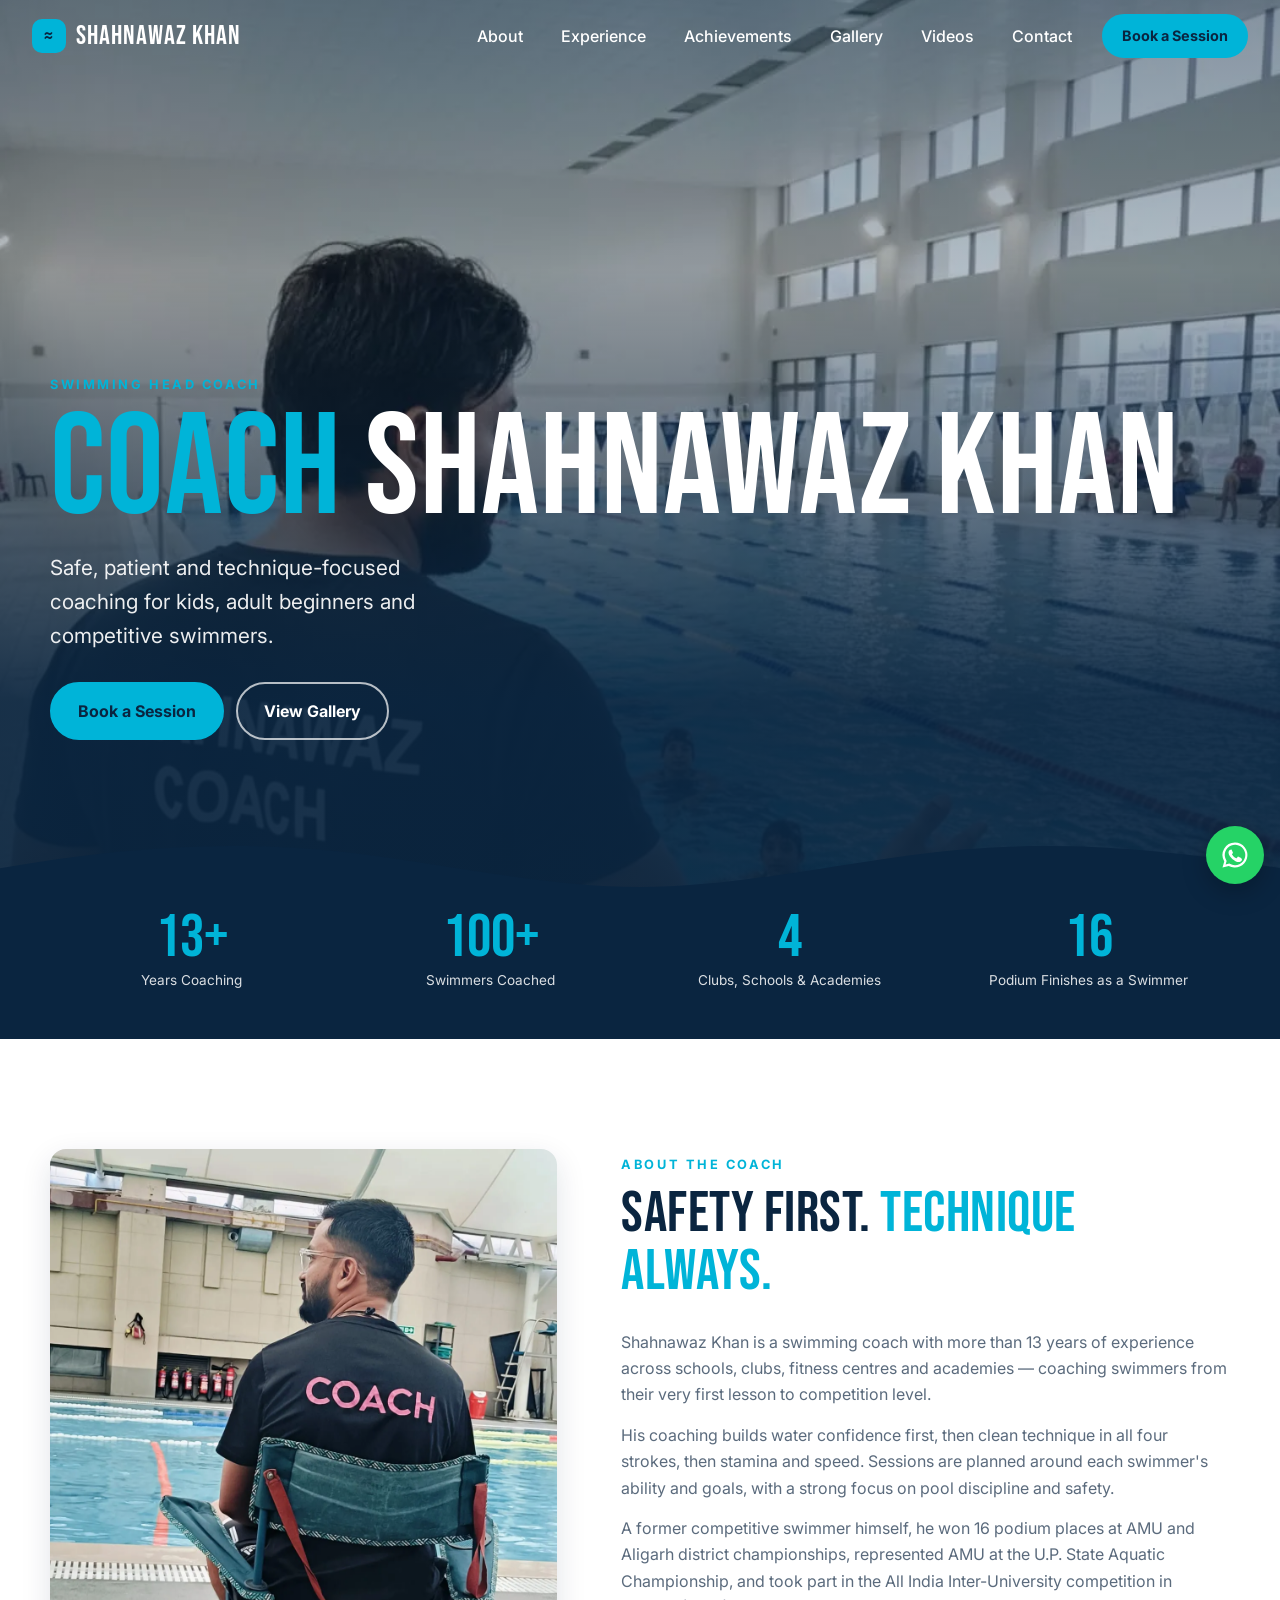
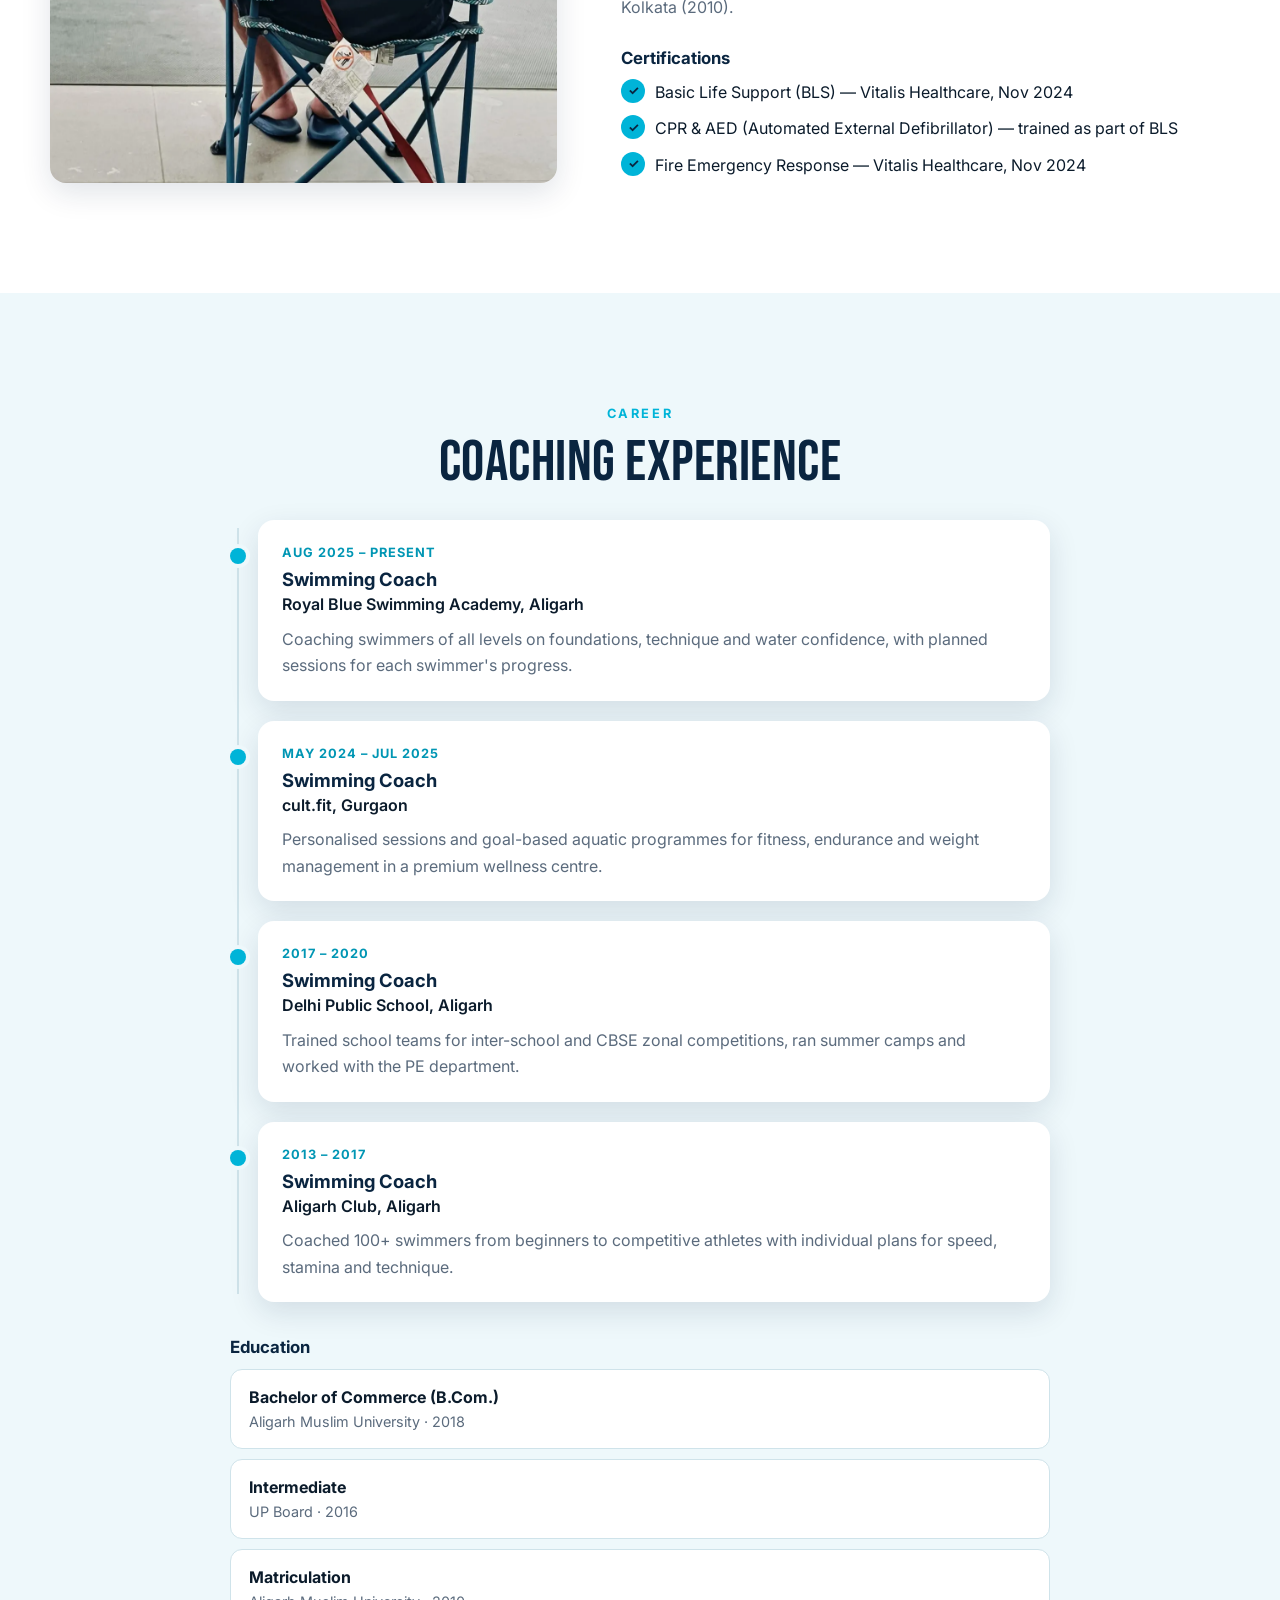
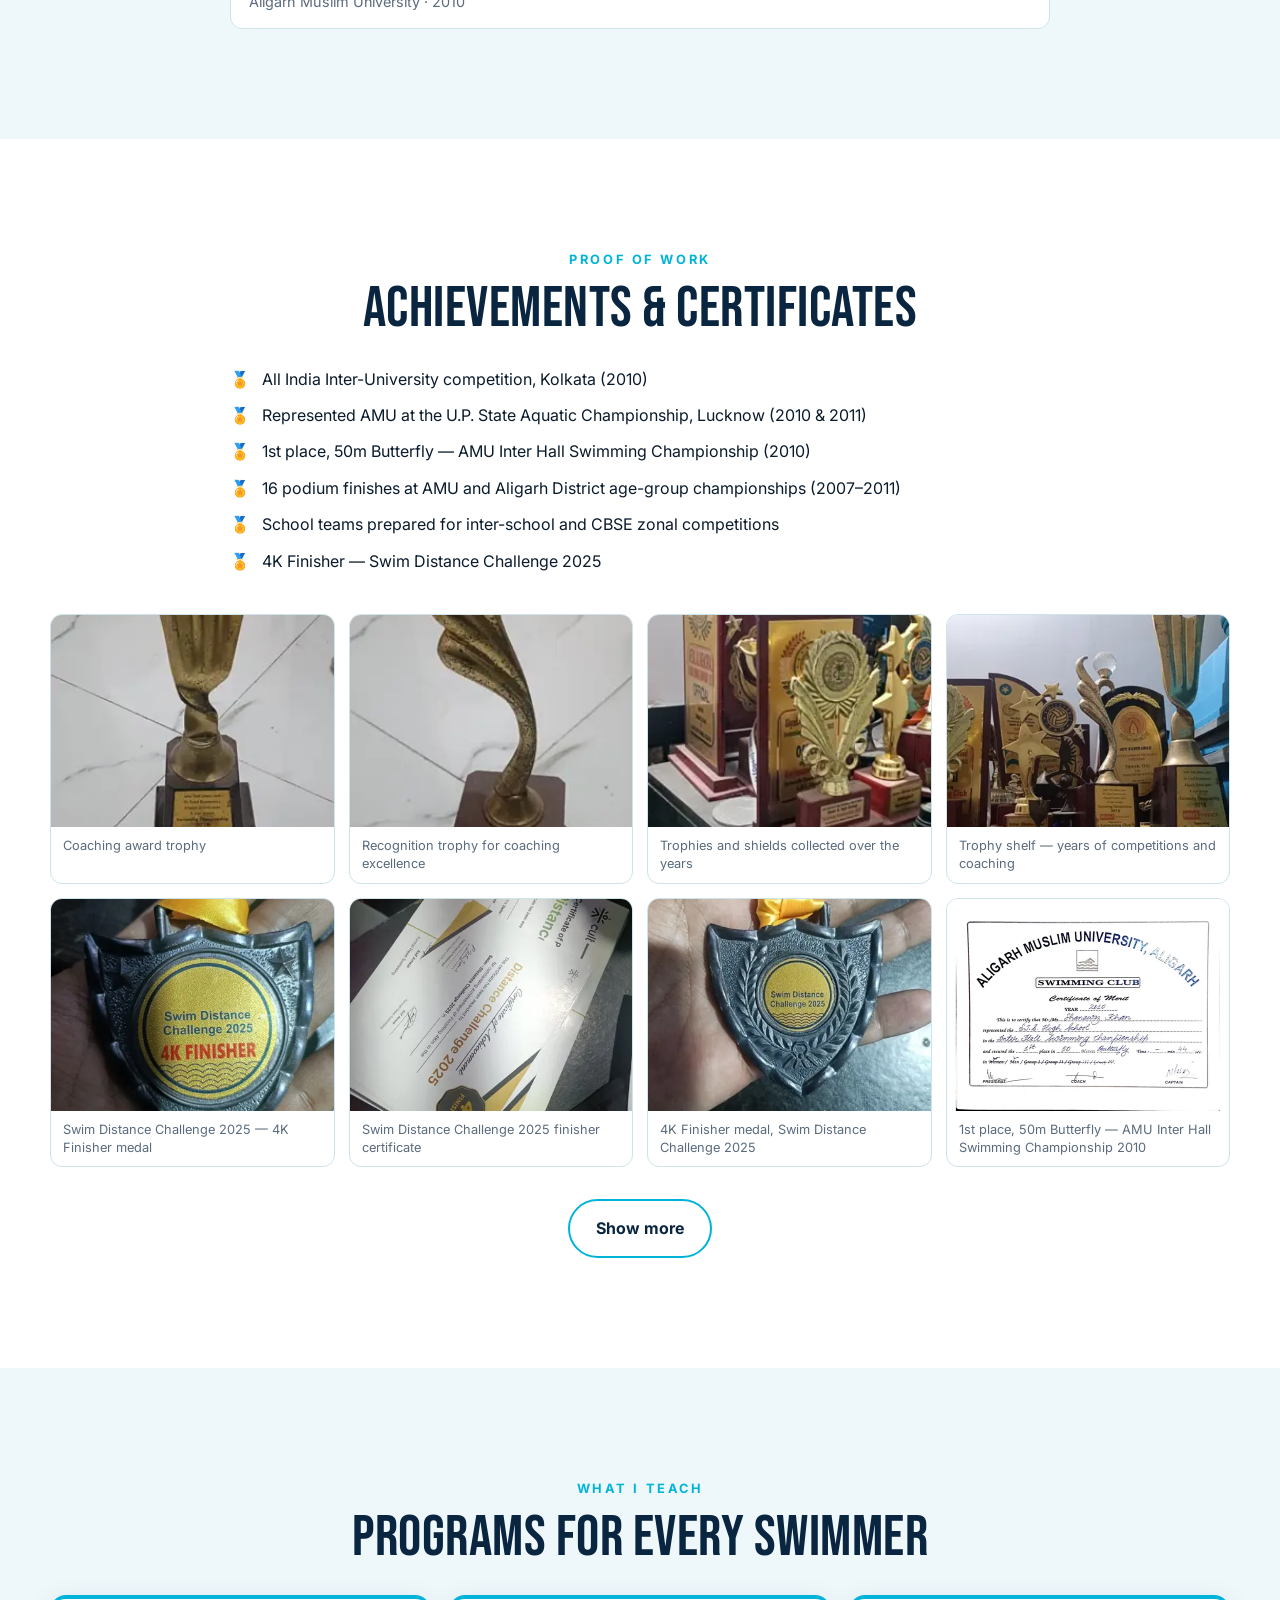
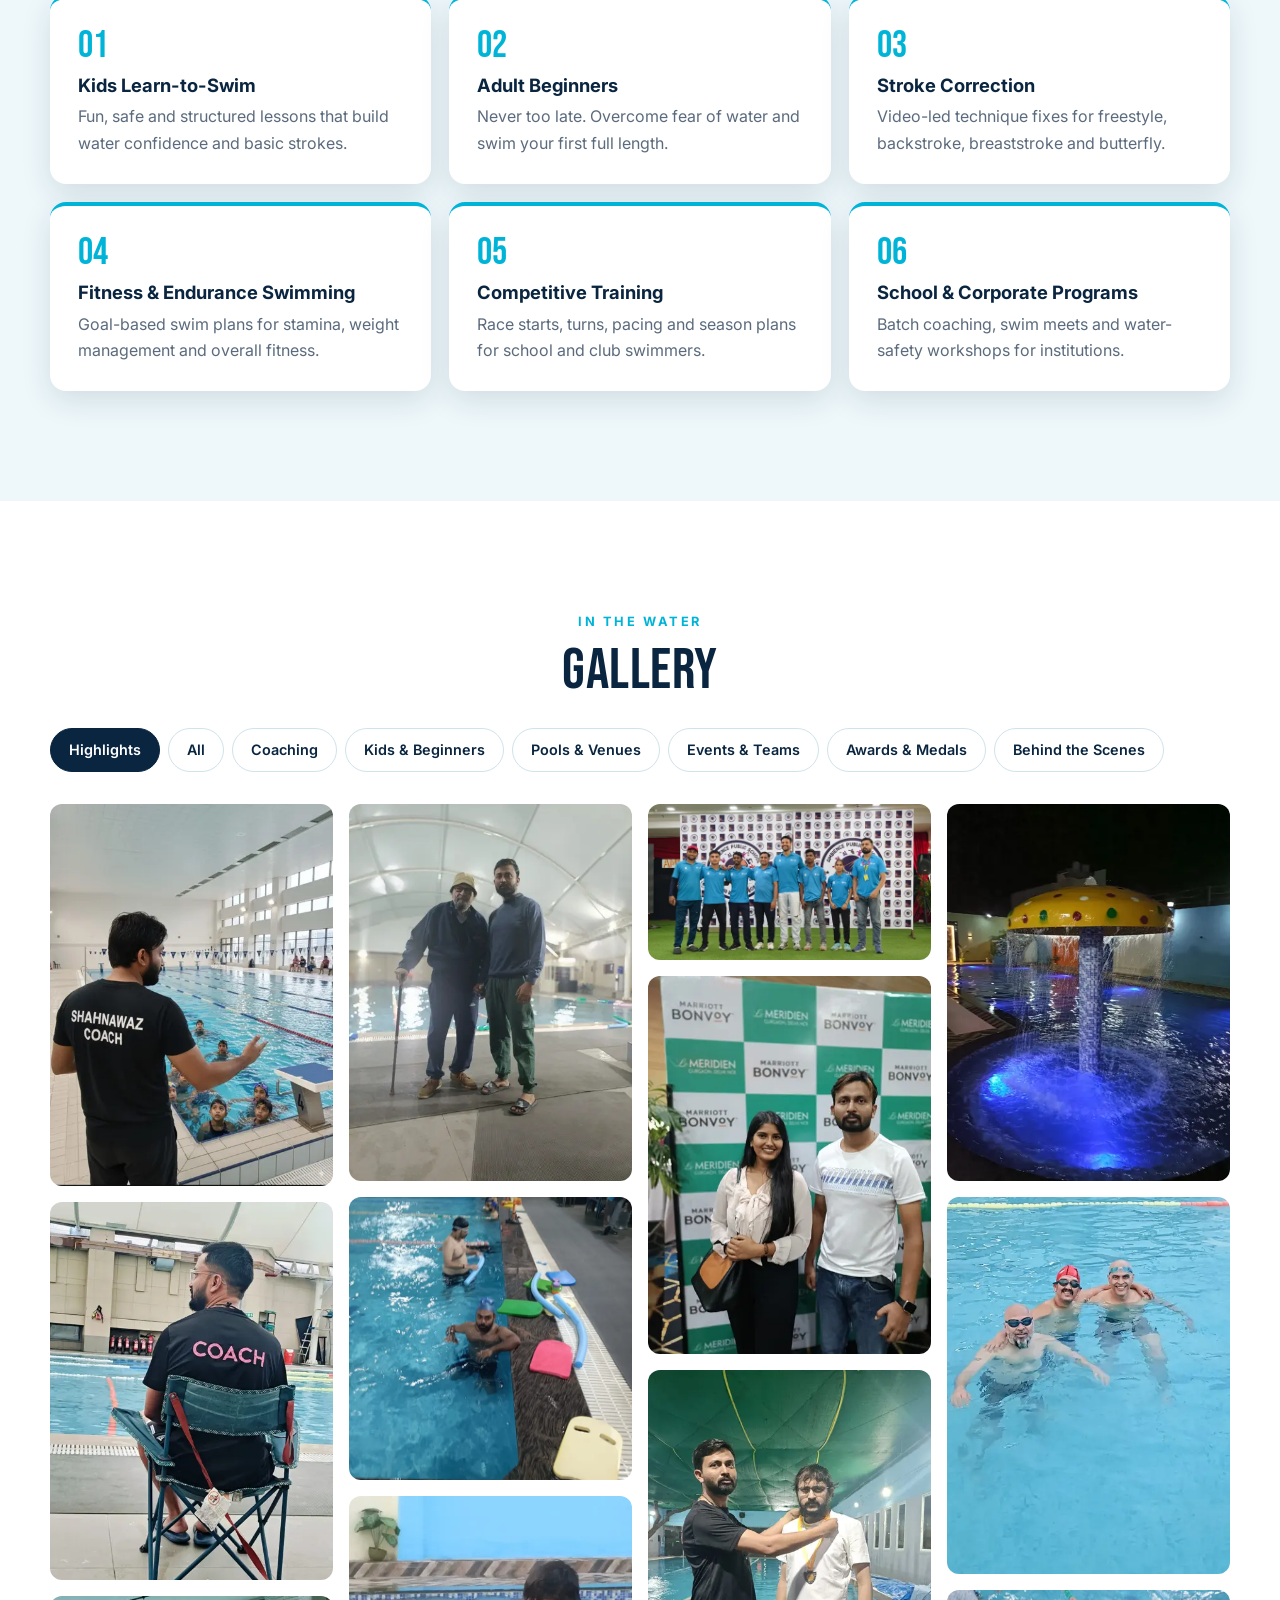
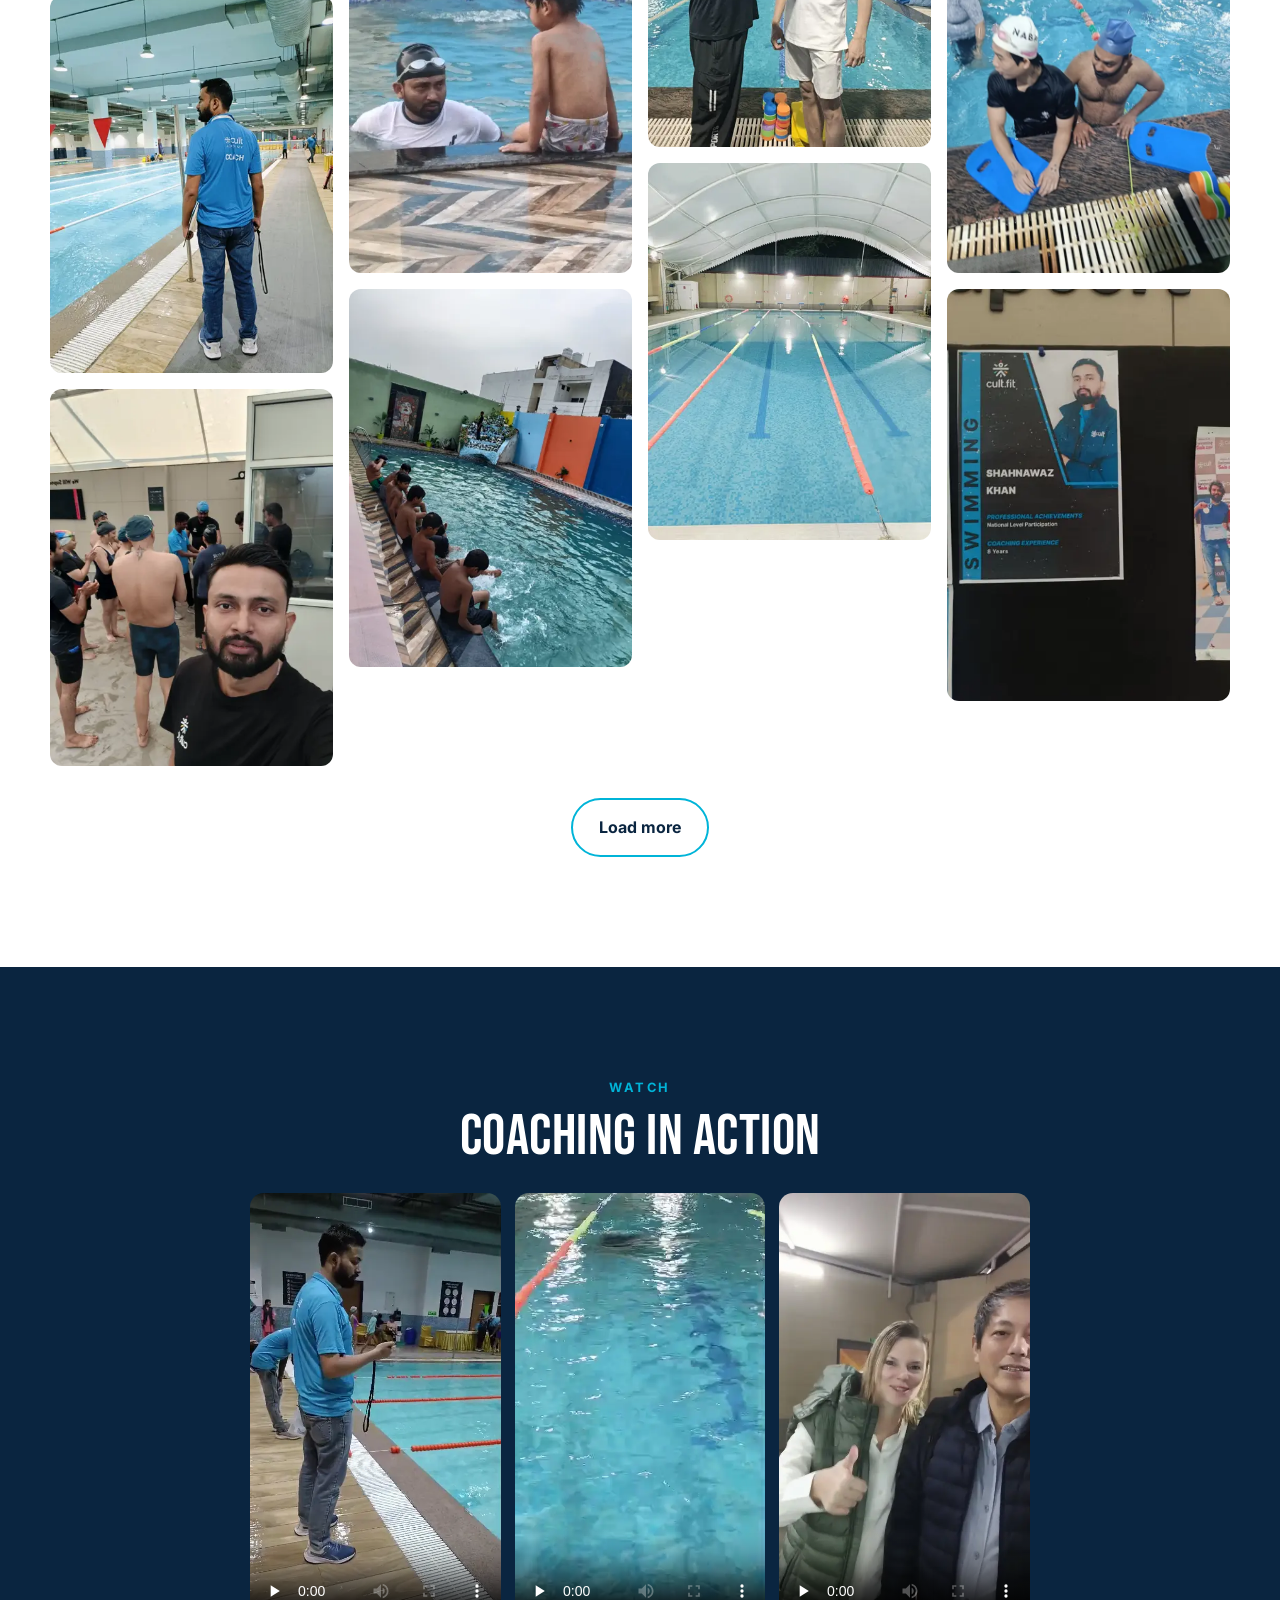
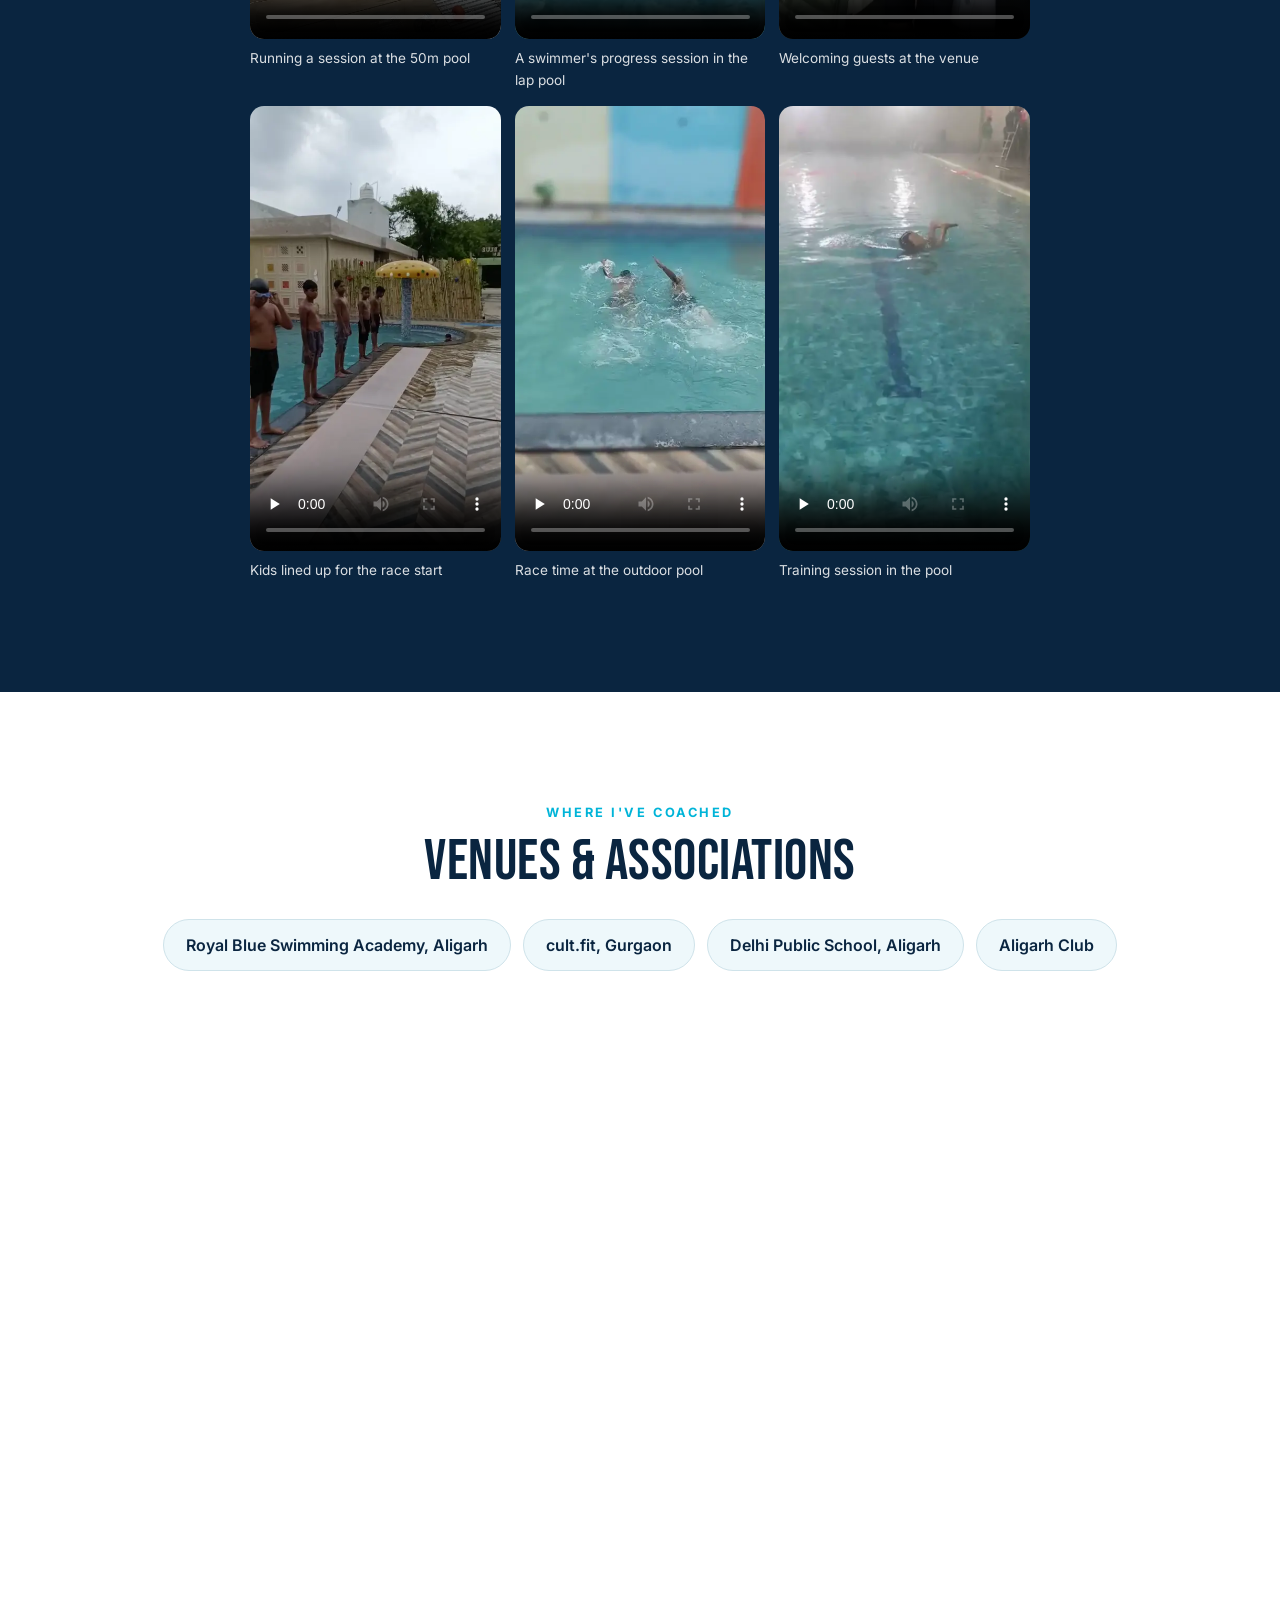
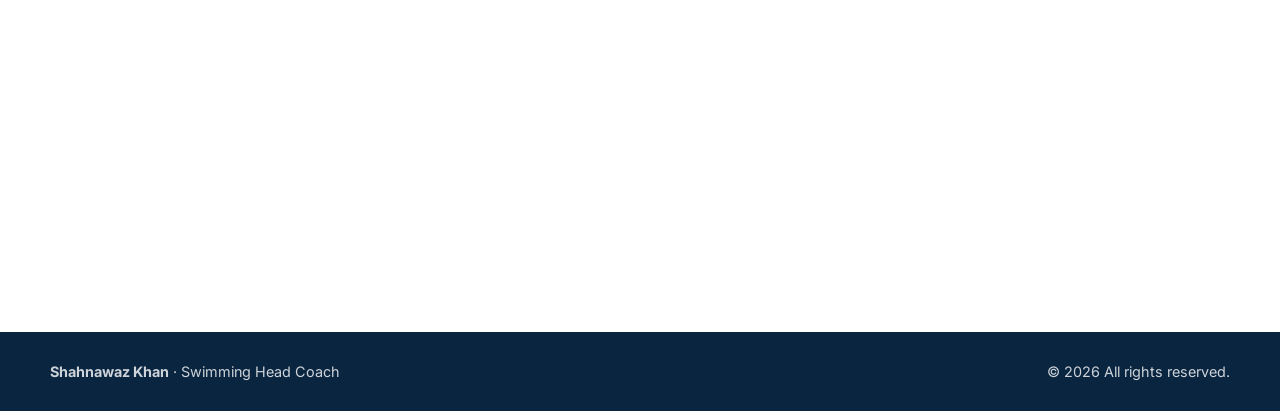
<file: index.html>
<!-- 2026-11-04 — Public portfolio page (single page). Content is rendered by js/site.js. -->
<!-- 2026-11-17 — Plain scripts (opens by double-click), real CV details, Experience/Achievements sections, inline videos. -->
<!doctype html>
<html lang="en">
<head>
  <meta charset="utf-8">
  <meta name="viewport" content="width=device-width, initial-scale=1">
  <title>Shahnawaz Khan — Swimming Head Coach</title>
  <meta name="description" content="Swimming lessons for kids, adult beginners and competitive swimmers with Coach Shahnawaz Khan, 13+ years of experience in Aligarh and Gurgaon. Learn-to-swim, stroke correction, school and corporate programs.">
  <meta name="theme-color" content="#0A2540">
  <meta property="og:type" content="website">
  <meta property="og:title" content="Shahnawaz Khan — Swimming Head Coach">
  <meta property="og:description" content="Learn to swim with confidence — kids, adults and competitive swimmers.">
  <meta property="og:image" content="assets/og.jpg">
  <meta name="twitter:card" content="summary_large_image">
  <link rel="icon" href="assets/favicon.svg" type="image/svg+xml">
  <link rel="preconnect" href="https://fonts.googleapis.com">
  <link rel="preconnect" href="https://fonts.gstatic.com" crossorigin>
  <link href="https://fonts.googleapis.com/css2?family=Bebas+Neue&family=Inter:wght@400;500;600;700&display=swap" rel="stylesheet">
  <link rel="preload" as="image" href="assets/seed/kids-01.webp" fetchpriority="high">
  <link rel="stylesheet" href="css/style.css">
  <script src="js/config.js" defer></script>
  <script src="data/seed.js" defer></script>
  <script src="js/data.js" defer></script>
  <script src="js/gallery.js" defer></script>
  <script src="js/site.js" defer></script>
</head>
<body>
  <a class="skip" href="#main">Skip to content</a>

  <header class="nav" id="nav">
    <a class="brand" href="#home"><span class="brand-mark" aria-hidden="true">≈</span><span data-bind="name">Shahnawaz Khan</span></a>
    <button class="nav-toggle" aria-expanded="false" aria-controls="nav-links" aria-label="Open menu"><span></span><span></span><span></span></button>
    <nav id="nav-links" class="nav-links" aria-label="Main">
      <a href="#about">About</a>
      <a href="#experience">Experience</a>
      <a href="#achievements">Achievements</a>
      <a href="#gallery">Gallery</a>
      <a href="#videos">Videos</a>
      <a href="#contact">Contact</a>
      <a class="btn btn-sm" data-wa href="#contact">Book a Session</a>
    </nav>
  </header>

  <main id="main">
    <section class="hero" id="home">
      <img class="hero-img" id="hero-img" src="assets/seed/kids-01.webp" alt="Coach Shahnawaz teaching a kids' swimming batch" fetchpriority="high">
      <div class="hero-shade"></div>
      <div class="hero-content container">
        <p class="eyebrow" data-bind="title">Swimming Head Coach</p>
        <h1 class="hero-title"><span>Coach</span> <span data-bind="name">Shahnawaz Khan</span></h1>
        <p class="hero-tagline" data-bind="tagline"></p>
        <div class="hero-cta">
          <a class="btn" data-wa href="#contact">Book a Session</a>
          <a class="btn btn-ghost" href="#gallery">View Gallery</a>
        </div>
      </div>
      <svg class="wave" viewBox="0 0 1440 120" preserveAspectRatio="none" aria-hidden="true"><path d="M0 64c120-32 240-48 360-32s240 64 360 64 240-48 360-64 240 0 360 32v56H0z"/></svg>
    </section>

    <section class="stats" aria-label="Highlights in numbers">
      <div class="container stats-grid" id="stats"></div>
    </section>

    <section class="section" id="about">
      <div class="container about">
        <figure class="about-photo reveal">
          <img id="about-img" src="assets/seed/coaching-01.webp" alt="Coach Shahnawaz at the poolside" loading="lazy">
        </figure>
        <div class="reveal">
          <p class="eyebrow">About the coach</p>
          <h2 class="section-title">Safety first. <span class="accent">Technique always.</span></h2>
          <div class="about-bio" id="bio"></div>
          <h3 class="sub-title">Certifications</h3>
          <ul class="cert-list" id="certs"></ul>
        </div>
      </div>
    </section>

    <section class="section section-tint" id="experience">
      <div class="container">
        <p class="eyebrow center">Career</p>
        <h2 class="section-title center">Coaching Experience</h2>
        <div class="timeline" id="timeline"></div>
        <div class="edu" id="edu-block">
          <h3 class="sub-title">Education</h3>
          <ul class="edu-list" id="edu-list"></ul>
        </div>
      </div>
    </section>

    <section class="section" id="achievements">
      <div class="container">
        <p class="eyebrow center">Proof of work</p>
        <h2 class="section-title center">Achievements &amp; Certificates</h2>
        <ul class="ach-list" id="ach-list"></ul>
        <div class="proof-grid" id="proof-grid"></div>
        <div class="center"><button class="btn btn-outline" id="proof-more" hidden>Show more</button></div>
      </div>
    </section>

    <section class="section section-tint" id="programs">
      <div class="container">
        <p class="eyebrow center">What I teach</p>
        <h2 class="section-title center">Programs for every swimmer</h2>
        <div class="programs" id="program-list"></div>
      </div>
    </section>

    <section class="section celebs" id="celebrities" hidden>
      <div class="container">
        <p class="eyebrow center gold">Notable moments</p>
        <h2 class="section-title center">Celebrity &amp; Notable Moments</h2>
        <div class="celeb-grid" id="celeb-grid"></div>
      </div>
    </section>

    <section class="section" id="gallery">
      <div class="container">
        <p class="eyebrow center">In the water</p>
        <h2 class="section-title center">Gallery</h2>
        <div class="tabs" id="gallery-tabs" role="tablist" aria-label="Gallery categories"></div>
        <div class="masonry" id="gallery-grid"></div>
        <div class="center"><button class="btn btn-outline" id="gallery-more" hidden>Load more</button></div>
      </div>
    </section>

    <section class="section section-dark" id="videos">
      <div class="container">
        <p class="eyebrow center">Watch</p>
        <h2 class="section-title center">Coaching in Action</h2>
        <div class="video-grid" id="video-grid"></div>
      </div>
    </section>

    <section class="section" id="venues">
      <div class="container center">
        <p class="eyebrow">Where I've coached</p>
        <h2 class="section-title">Venues &amp; Associations</h2>
        <ul class="chips" id="venue-list"></ul>
      </div>
    </section>

    <section class="section section-tint" id="testimonials" hidden>
      <div class="container">
        <p class="eyebrow center">Kind words</p>
        <h2 class="section-title center">What swimmers say</h2>
        <div class="quotes" id="quote-list"></div>
      </div>
    </section>

    <section class="section" id="contact">
      <div class="container contact">
        <div class="reveal">
          <p class="eyebrow">Get in touch</p>
          <h2 class="section-title">Book your first session</h2>
          <ul class="contact-list" id="contact-list"></ul>
          <div class="map" id="map"></div>
        </div>
        <form class="card form reveal" id="enquiry">
          <h3>Send an enquiry on WhatsApp</h3>
          <label>Name<input name="name" required autocomplete="name"></label>
          <label>Phone<input name="phone" type="tel" autocomplete="tel"></label>
          <label>Program
            <select name="program" id="program-select"></select>
          </label>
          <label>Message<textarea name="message" rows="3" placeholder="Age of swimmer, preferred timing, location…"></textarea></label>
          <button class="btn" type="submit">Send on WhatsApp</button>
        </form>
      </div>
    </section>
  </main>

  <footer class="footer">
    <div class="container footer-inner">
      <p><strong data-bind="name">Shahnawaz Khan</strong> · <span data-bind="title">Swimming Head Coach</span></p>
      <p>© <span id="year"></span> All rights reserved.</p>
    </div>
  </footer>

  <a class="wa-float" data-wa href="#contact" aria-label="Chat on WhatsApp">
    <svg viewBox="0 0 24 24" aria-hidden="true"><path d="M12 2a10 10 0 0 0-8.6 15.1L2 22l5-1.3A10 10 0 1 0 12 2zm0 18.2a8.2 8.2 0 0 1-4.2-1.2l-.3-.2-3 .8.8-2.9-.2-.3A8.2 8.2 0 1 1 12 20.2zm4.5-6.1c-.2-.1-1.5-.7-1.7-.8s-.4-.1-.6.1-.6.8-.8 1-.3.2-.5.1a6.7 6.7 0 0 1-3.3-2.9c-.2-.4.2-.4.7-1.3a.4.4 0 0 0 0-.4l-.8-1.8c-.2-.5-.4-.4-.6-.4h-.5a1 1 0 0 0-.7.3 3 3 0 0 0-.9 2.2 5.2 5.2 0 0 0 1.1 2.7 11.8 11.8 0 0 0 4.5 4c1.7.7 2.3.8 3.2.6a2.7 2.7 0 0 0 1.8-1.2 2.2 2.2 0 0 0 .1-1.3c0-.1-.2-.2-.4-.3z"/></svg>
  </a>

  <div class="lightbox" id="lightbox" role="dialog" aria-modal="true" aria-label="Photo viewer" hidden>
    <button class="lb-close" aria-label="Close">×</button>
    <button class="lb-nav lb-prev" aria-label="Previous photo">‹</button>
    <figure><img id="lb-img" alt=""><figcaption id="lb-cap"></figcaption></figure>
    <button class="lb-nav lb-next" aria-label="Next photo">›</button>
  </div>
</body>
</html>
</file>
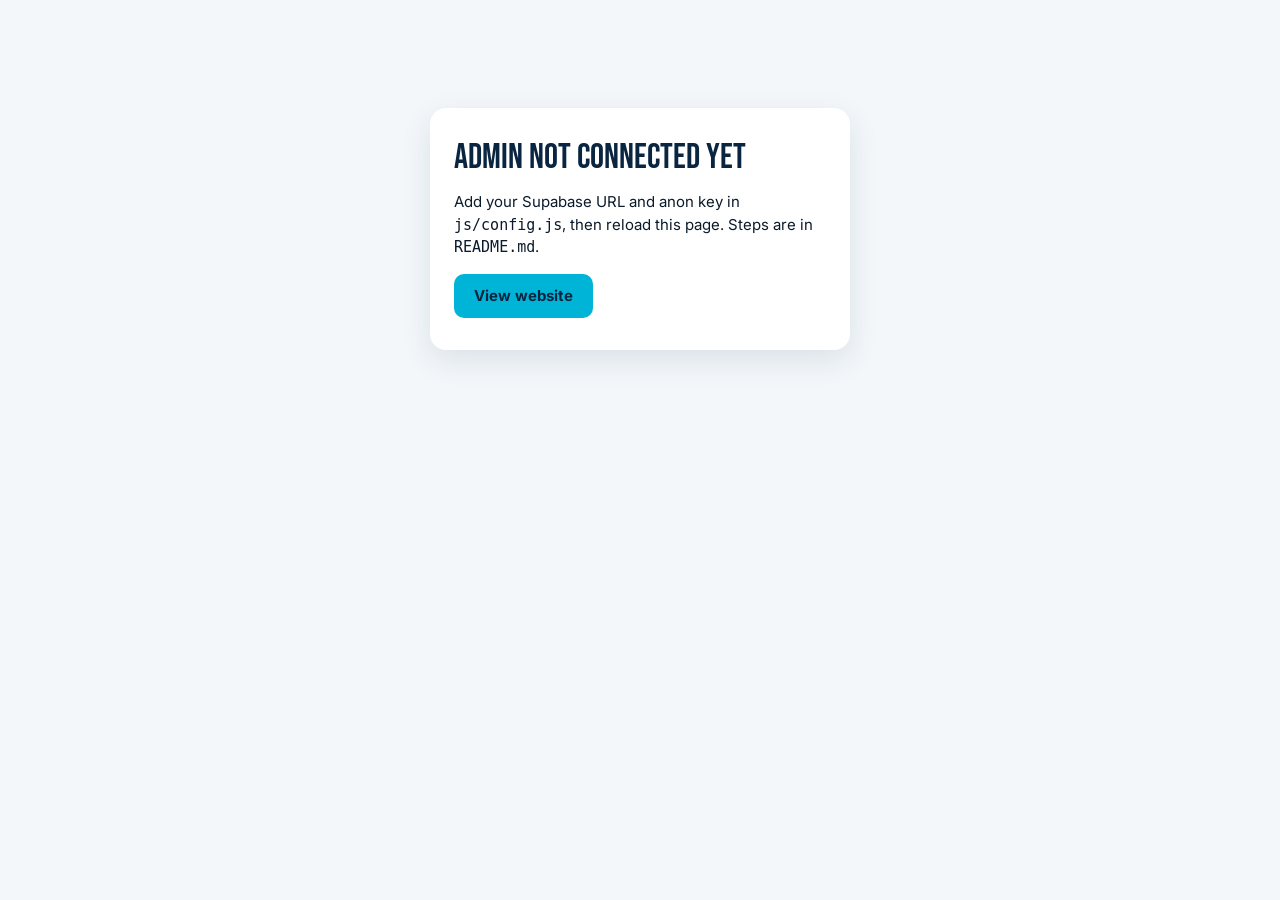
<file: admin/index.html>
<!-- 2026-11-04 — Admin panel: login, media manager (upload/edit/reorder/delete), profile editor. Logic in js/admin.js. -->
<!-- 2026-11-17 — Loads plain data scripts first; added Experience, Education and Achievements fields; video uploads MP4/WebM only. -->
<!doctype html>
<html lang="en">
<head>
  <meta charset="utf-8">
  <meta name="viewport" content="width=device-width, initial-scale=1">
  <meta name="robots" content="noindex, nofollow">
  <title>Admin — Coach Portfolio</title>
  <link rel="icon" href="../assets/favicon.svg" type="image/svg+xml">
  <link rel="preconnect" href="https://fonts.googleapis.com">
  <link rel="preconnect" href="https://fonts.gstatic.com" crossorigin>
  <link href="https://fonts.googleapis.com/css2?family=Bebas+Neue&family=Inter:wght@400;500;600;700&display=swap" rel="stylesheet">
  <link rel="stylesheet" href="../css/admin.css">
  <script src="../js/config.js"></script>
  <script src="../data/seed.js"></script>
  <script src="../js/data.js"></script>
  <script type="module" src="../js/admin.js"></script>
</head>
<body>
  <!-- Shown when js/config.js has no Supabase keys -->
  <section class="center-card" id="setup" hidden>
    <h1>Admin not connected yet</h1>
    <p>Add your Supabase URL and anon key in <code>js/config.js</code>, then reload this page. Steps are in <code>README.md</code>.</p>
    <a class="btn" href="../">View website</a>
  </section>

  <section class="center-card" id="login" hidden>
    <h1>Admin login</h1>
    <form id="login-form" class="form">
      <label>Email<input name="email" type="email" required autocomplete="username"></label>
      <label>Password<input name="password" type="password" required autocomplete="current-password"></label>
      <button class="btn" type="submit">Log in</button>
      <p class="msg" id="login-msg" role="alert"></p>
    </form>
  </section>

  <div id="app" hidden>
    <header class="top">
      <strong class="logo">Coach Admin</strong>
      <nav class="tabs" role="tablist">
        <button class="tab" role="tab" data-tab="media" aria-selected="true">Media</button>
        <button class="tab" role="tab" data-tab="profile" aria-selected="false">Profile</button>
      </nav>
      <div class="top-actions">
        <a class="link" href="../" target="_blank" rel="noopener">View site ↗</a>
        <button class="link" id="logout">Log out</button>
      </div>
    </header>

    <main class="wrap">
      <!-- MEDIA -->
      <section id="tab-media">
        <label class="drop" id="drop">
          <input type="file" id="file-input" accept="image/*,video/mp4,video/webm" multiple hidden>
          <strong>Tap to choose photos/videos</strong>
          <span>or drag &amp; drop here · photos are compressed to WebP automatically · videos: MP4 only, under 50 MB</span>
        </label>
        <ul class="queue" id="queue"></ul>

        <div class="toolbar">
          <input type="search" id="search" placeholder="Search captions or names…" aria-label="Search">
          <select id="filter" aria-label="Filter by category"><option value="">All categories</option></select>
          <button class="btn btn-light" id="import-seed">Import seed photos</button>
        </div>
        <p class="hint" id="count"></p>
        <div class="grid" id="grid"></div>
      </section>

      <!-- PROFILE -->
      <section id="tab-profile" hidden>
        <form id="profile-form" class="form profile">
          <fieldset>
            <legend>Basics</legend>
            <label>Name<input name="name" required></label>
            <label>Title<input name="title"></label>
            <label>Tagline<input name="tagline"></label>
            <label>Bio <small>(blank line = new paragraph)</small><textarea name="bio" rows="6"></textarea></label>
          </fieldset>
          <fieldset>
            <legend>Images</legend>
            <div class="pick">
              <label>Hero image<select name="hero_path" data-preview="hero-prev"></select></label>
              <img id="hero-prev" alt="">
            </div>
            <div class="pick">
              <label>About image<select name="about_path" data-preview="about-prev"></select></label>
              <img id="about-prev" alt="">
            </div>
          </fieldset>
          <fieldset>
            <legend>Numbers &amp; lists</legend>
            <label>Stats <small>(one per line: value | suffix | label)</small><textarea name="stats" rows="4"></textarea></label>
            <label>Certifications <small>(one per line)</small><textarea name="certifications" rows="4"></textarea></label>
            <label>Experience <small>(one per line: role | organisation, city | period | details)</small><textarea name="experience" rows="6"></textarea></label>
            <label>Education <small>(one per line: degree | school | year)</small><textarea name="education" rows="4"></textarea></label>
            <label>Achievements <small>(one per line)</small><textarea name="achievements" rows="6"></textarea></label>
            <label>Programs <small>(one per line: title | description)</small><textarea name="programs" rows="6"></textarea></label>
            <label>Venues &amp; associations <small>(one per line)</small><textarea name="venues" rows="5"></textarea></label>
            <label>Testimonials <small>(one per line: quote | name | role)</small><textarea name="testimonials" rows="5"></textarea></label>
          </fieldset>
          <fieldset>
            <legend>Contact</legend>
            <label>Phone<input name="contact.phone"></label>
            <label>WhatsApp number <small>(country code + number, digits only, e.g. 919876543210)</small><input name="contact.whatsapp" inputmode="numeric"></label>
            <label>Email<input name="contact.email" type="email"></label>
            <label>Instagram URL<input name="contact.instagram" type="url"></label>
            <label>Location<input name="contact.location"></label>
            <label>Google Maps embed URL <small>(Maps → Share → Embed a map → copy the src="…" link)</small><input name="contact.map_embed" type="url"></label>
          </fieldset>
          <div class="sticky-save"><button class="btn" type="submit">Save profile</button><span class="msg" id="profile-msg" role="status"></span></div>
        </form>
      </section>
    </main>
  </div>

  <dialog id="edit">
    <form class="form" id="edit-form">
      <img id="edit-prev" alt="">
      <label>Caption<input name="caption"></label>
      <label>Category<select name="category"></select></label>
      <label class="check"><input type="checkbox" name="is_featured"> Featured (shows in Highlights)</label>
      <label class="check"><input type="checkbox" name="is_celebrity"> Celebrity / notable moment</label>
      <label>Celebrity name<input name="celebrity_name" placeholder="Shown in gold on the website"></label>
      <label>Replace file<input type="file" name="replace" accept="image/*,video/mp4,video/webm"></label>
      <p class="msg" id="edit-msg" role="status"></p>
      <div class="row">
        <button class="btn btn-danger" type="button" id="edit-delete">Delete</button>
        <span class="spacer"></span>
        <button class="btn btn-light" type="button" id="edit-cancel">Cancel</button>
        <button class="btn" type="submit" id="edit-save">Save</button>
      </div>
    </form>
  </dialog>
</body>
</html>
</file>
<file: css/style.css>
/* 2026-11-04 — Public site styles: water theme, mobile-first, gold accent only for celebrity section. */
/* 2026-11-17 — Added experience timeline, education, achievements + certificate grid; videos now inline players. */
:root {
  --navy: #0A2540;
  --navy-2: #0f3157;
  --aqua: #00B4D8;
  --aqua-d: #0096b4;
  --gold: #F4B400;
  --white: #fff;
  --ink: #0b1b2b;
  --muted: #5b6b7d;
  --tint: #eef8fb;
  --radius: 16px;
  --shadow: 0 10px 30px rgba(10, 37, 64, .12);
  --display: "Bebas Neue", "Arial Narrow", sans-serif;
  --body: "Inter", system-ui, -apple-system, sans-serif;
}

*, *::before, *::after { box-sizing: border-box; }
html { scroll-behavior: smooth; scroll-padding-top: 72px; }
body { margin: 0; font: 16px/1.65 var(--body); color: var(--ink); background: var(--white); }
img, video { max-width: 100%; display: block; }
a { color: inherit; }
h1, h2, h3 { line-height: 1.1; margin: 0; }
button { font: inherit; cursor: pointer; }
:focus-visible { outline: 3px solid var(--aqua); outline-offset: 3px; }
[hidden] { display: none !important; }

.container { width: min(1180px, 100% - 32px); margin-inline: auto; }
.center { text-align: center; }
.skip { position: absolute; left: -9999px; }
.skip:focus { left: 16px; top: 16px; z-index: 100; background: var(--white); padding: 8px 12px; border-radius: 8px; }

/* Buttons */
.btn {
  display: inline-flex; align-items: center; justify-content: center; gap: 8px;
  padding: 14px 26px; border: 2px solid var(--aqua); border-radius: 999px;
  background: var(--aqua); color: var(--navy); font-weight: 700; text-decoration: none;
  transition: transform .2s, background .2s, color .2s;
}
.btn:hover { background: var(--aqua-d); border-color: var(--aqua-d); transform: translateY(-2px); }
.btn-sm { padding: 8px 18px; font-size: .9rem; }
.btn-ghost { background: transparent; color: var(--white); border-color: rgba(255,255,255,.7); }
.btn-ghost:hover { background: var(--white); color: var(--navy); border-color: var(--white); }
.btn-outline { background: transparent; color: var(--navy); margin-top: 32px; }
.btn-outline:hover { color: var(--white); }

/* Nav */
.nav {
  position: fixed; inset: 0 0 auto; z-index: 50; height: 64px;
  display: flex; align-items: center; justify-content: space-between; padding: 0 16px;
  color: var(--white); transition: background .3s, box-shadow .3s;
}
.nav.scrolled { background: rgba(10, 37, 64, .95); backdrop-filter: blur(8px); box-shadow: 0 4px 20px rgba(0,0,0,.2); }
.brand { display: flex; align-items: center; gap: 10px; font: 1.7rem var(--display); letter-spacing: 1px; text-decoration: none; }
.brand-mark { display: grid; place-items: center; width: 34px; height: 34px; border-radius: 10px; background: var(--aqua); color: var(--navy); font-size: 1.4rem; }
.nav-toggle { width: 44px; height: 44px; background: none; border: 0; display: grid; place-content: center; gap: 5px; }
.nav-toggle span { width: 24px; height: 2px; background: var(--white); transition: transform .3s, opacity .3s; }
.nav-toggle[aria-expanded="true"] span:nth-child(1) { transform: translateY(7px) rotate(45deg); }
.nav-toggle[aria-expanded="true"] span:nth-child(2) { opacity: 0; }
.nav-toggle[aria-expanded="true"] span:nth-child(3) { transform: translateY(-7px) rotate(-45deg); }
.nav-links {
  position: fixed; inset: 64px 0 auto; display: none; flex-direction: column; gap: 4px;
  padding: 16px; background: var(--navy);
}
.nav-links.open { display: flex; }
.nav-links a:not(.btn) { padding: 12px 8px; text-decoration: none; font-weight: 500; }
.nav-links .btn { margin-top: 8px; }

/* Hero */
.hero { position: relative; min-height: 100svh; display: grid; align-items: end; color: var(--white); overflow: hidden; background: var(--navy); }
.hero-img { position: absolute; inset: 0; width: 100%; height: 100%; object-fit: cover; object-position: center 30%; }
.hero-shade { position: absolute; inset: 0; background: linear-gradient(180deg, rgba(10,37,64,.5) 0%, rgba(10,37,64,.3) 30%, rgba(10,37,64,.93) 78%); }
.hero-content { position: relative; padding-bottom: 120px; }
.eyebrow { margin: 0 0 10px; color: var(--aqua); font-weight: 700; font-size: .8rem; letter-spacing: .2em; text-transform: uppercase; }
.eyebrow.gold { color: var(--gold); }
.hero-title { font: clamp(3.6rem, 15vw, 9rem)/.9 var(--display); letter-spacing: 1px; }
.hero-title span:first-child { color: var(--aqua); }
.hero-tagline { max-width: 34ch; font-size: clamp(1.05rem, 2.5vw, 1.3rem); margin: 16px 0 28px; opacity: .92; }
.hero-cta { display: flex; flex-wrap: wrap; gap: 12px; }
.wave { position: absolute; left: 0; bottom: -1px; width: 100%; height: 70px; fill: var(--navy); }

/* Stats */
.stats { background: var(--navy); color: var(--white); padding: 8px 0 48px; }
.stats-grid { display: grid; grid-template-columns: repeat(2, 1fr); gap: 24px 16px; text-align: center; }
.stat-num { font: clamp(2.6rem, 8vw, 3.8rem)/1 var(--display); color: var(--aqua); }
.stat-label { font-size: .85rem; opacity: .85; }

/* Sections */
.section { padding: 80px 0; }
.section-tint { background: var(--tint); }
.section-dark { background: var(--navy); color: var(--white); }
.section-title { font: clamp(2.4rem, 7vw, 3.6rem)/1 var(--display); letter-spacing: .5px; margin-bottom: 28px; color: var(--navy); }
.section-dark .section-title { color: var(--white); }
.accent { color: var(--aqua); }
.sub-title { font-size: 1.05rem; margin: 28px 0 12px; color: var(--navy); }

/* About */
.about { display: grid; gap: 40px; align-items: center; }
.about-photo { margin: 0; border-radius: var(--radius); overflow: hidden; box-shadow: var(--shadow); aspect-ratio: 4/5; }
.about-photo img { width: 100%; height: 100%; object-fit: cover; }
.about-bio p { margin: 0 0 14px; color: var(--muted); }
.cert-list { list-style: none; padding: 0; margin: 0; display: grid; gap: 10px; }
.cert-list li { display: flex; gap: 10px; align-items: flex-start; }
.cert-list li::before { content: "✓"; flex: none; display: grid; place-items: center; width: 24px; height: 24px; border-radius: 50%; background: var(--aqua); color: var(--navy); font-weight: 700; font-size: .8rem; }

/* Programs */
.programs { display: grid; gap: 18px; }
.program { background: var(--white); border-radius: var(--radius); padding: 28px; box-shadow: var(--shadow); border-top: 4px solid var(--aqua); transition: transform .25s; }
.program:hover { transform: translateY(-4px); }
.program-num { font: 2.4rem/1 var(--display); color: var(--aqua); }
.program h3 { font-size: 1.15rem; margin: 10px 0 8px; color: var(--navy); }
.program p { margin: 0; color: var(--muted); }

/* Celebrities */
.celebs { background: radial-gradient(circle at top, #14365c, var(--navy) 70%); color: var(--white); }
.celebs .section-title { color: var(--white); }
.celeb-grid { display: grid; gap: 24px; }
.celeb { position: relative; border-radius: var(--radius); overflow: hidden; border: 2px solid var(--gold); box-shadow: 0 0 0 6px rgba(244,180,0,.12), var(--shadow); cursor: zoom-in; background: none; padding: 0; color: inherit; text-align: left; }
.celeb img { width: 100%; aspect-ratio: 4/5; object-fit: cover; transition: transform .5s; }
.celeb:hover img { transform: scale(1.05); }
.celeb-info { position: absolute; inset: auto 0 0; padding: 48px 20px 20px; background: linear-gradient(transparent, rgba(10,37,64,.95)); }
.celeb-name { font: 2rem/1 var(--display); color: var(--gold); letter-spacing: .5px; }
.celeb-cap { margin: 6px 0 0; font-size: .9rem; opacity: .9; }

/* Gallery */
.tabs { display: flex; gap: 8px; overflow-x: auto; padding-bottom: 8px; margin-bottom: 24px; scrollbar-width: none; }
.tabs::-webkit-scrollbar { display: none; }
.tab { flex: none; padding: 9px 18px; border-radius: 999px; border: 1.5px solid #cfe3ea; background: var(--white); color: var(--navy); font-weight: 600; font-size: .9rem; }
.tab[aria-selected="true"] { background: var(--navy); border-color: var(--navy); color: var(--white); }
.masonry { columns: 2 160px; column-gap: 12px; }
.tile { display: block; width: 100%; margin: 0 0 12px; padding: 0; border: 0; border-radius: 12px; overflow: hidden; break-inside: avoid; background: var(--tint); cursor: zoom-in; position: relative; }
.tile img { width: 100%; height: auto; transition: transform .5s; }
.tile:hover img { transform: scale(1.06); }
.tile-cap { position: absolute; inset: auto 0 0; padding: 24px 12px 10px; color: var(--white); font-size: .8rem; text-align: left; background: linear-gradient(transparent, rgba(10,37,64,.85)); opacity: 0; transition: opacity .3s; }
.tile:hover .tile-cap, .tile:focus-visible .tile-cap { opacity: 1; }

/* Videos */
.video-grid { display: grid; grid-template-columns: repeat(2, 1fr); gap: 14px; }
.video-card { margin: 0; display: grid; gap: 8px; align-content: start; }
.video-card video { width: 100%; aspect-ratio: 9/16; object-fit: cover; border-radius: 14px; background: #000; }
.video-card figcaption { font-size: .85rem; opacity: .85; }
.video-fallback { font-size: .85rem; color: var(--aqua); }

/* Experience */
.timeline { position: relative; display: grid; gap: 20px; max-width: 820px; margin-inline: auto; padding-left: 28px; }
.timeline::before { content: ""; position: absolute; left: 7px; top: 8px; bottom: 8px; width: 2px; background: #cfe3ea; }
.job { position: relative; background: var(--white); border-radius: var(--radius); padding: 22px 24px; box-shadow: var(--shadow); }
.job::before { content: ""; position: absolute; left: -28px; top: 28px; width: 16px; height: 16px; border-radius: 50%; background: var(--aqua); box-shadow: 0 0 0 4px var(--tint); }
.job-period { font-size: .8rem; font-weight: 700; letter-spacing: .08em; text-transform: uppercase; color: var(--aqua-d); }
.job h3 { font-size: 1.15rem; margin: 6px 0 2px; color: var(--navy); }
.job-org { margin: 0 0 8px; font-weight: 600; }
.job p:last-child { margin: 0; color: var(--muted); }
.edu { max-width: 820px; margin: 36px auto 0; }
.edu-list { list-style: none; padding: 0; margin: 0; display: grid; gap: 10px; }
.edu-list li { display: grid; background: var(--white); border-radius: 12px; padding: 14px 18px; border: 1.5px solid #cfe3ea; }
.edu-list span { color: var(--muted); font-size: .9rem; }

/* Achievements */
.ach-list { list-style: none; padding: 0; margin: 0 auto 40px; max-width: 820px; display: grid; gap: 10px; }
.ach-list li { display: flex; gap: 12px; align-items: flex-start; }
.ach-list li::before { content: "🏅"; flex: none; }
.proof-grid { display: grid; grid-template-columns: repeat(2, 1fr); gap: 14px; }
.proof { padding: 0; border: 1.5px solid #cfe3ea; border-radius: 12px; overflow: hidden; background: var(--white); text-align: left; cursor: zoom-in; display: grid; align-content: start; }
.proof img { width: 100%; aspect-ratio: 4/3; object-fit: cover; background: var(--tint); transition: transform .5s; }
.proof:hover img { transform: scale(1.04); }
.proof span { padding: 10px 12px; font-size: .8rem; color: var(--muted); line-height: 1.4; }

/* Venues */
.chips { list-style: none; padding: 0; margin: 0; display: flex; flex-wrap: wrap; justify-content: center; gap: 12px; }
.chips li { padding: 12px 22px; border-radius: 999px; background: var(--tint); color: var(--navy); font-weight: 600; border: 1.5px solid #cfe3ea; }

/* Testimonials */
.quotes { display: grid; gap: 18px; }
.quote { margin: 0; background: var(--white); border-radius: var(--radius); padding: 28px; box-shadow: var(--shadow); }
.quote blockquote { margin: 0 0 16px; font-size: 1.02rem; }
.quote blockquote::before { content: "“"; display: block; font: 4rem/0.6 Georgia, serif; color: var(--aqua); margin-bottom: 8px; }
.quote figcaption strong { display: block; color: var(--navy); }
.quote figcaption span { color: var(--muted); font-size: .9rem; }

/* Contact */
.contact { display: grid; gap: 32px; }
.contact-list { list-style: none; padding: 0; margin: 0 0 24px; display: grid; gap: 12px; }
.contact-list a, .contact-list span { display: flex; gap: 12px; align-items: center; text-decoration: none; font-weight: 500; }
.contact-list .ico { display: grid; place-items: center; width: 40px; height: 40px; border-radius: 12px; background: var(--tint); color: var(--navy); flex: none; }
.map { border-radius: var(--radius); overflow: hidden; min-height: 220px; background: var(--tint); display: grid; place-items: center; color: var(--muted); }
.map iframe { width: 100%; height: 280px; border: 0; }
.card { background: var(--white); border-radius: var(--radius); box-shadow: var(--shadow); padding: 28px; }
.form { display: grid; gap: 14px; align-content: start; }
.form h3 { font-size: 1.2rem; color: var(--navy); }
.form label { display: grid; gap: 6px; font-weight: 600; font-size: .9rem; }
.form input, .form select, .form textarea { font: inherit; padding: 12px 14px; border: 1.5px solid #cfe3ea; border-radius: 10px; background: var(--white); }
.form input:focus, .form select:focus, .form textarea:focus { border-color: var(--aqua); outline: none; }

/* Footer + WhatsApp */
.footer { background: var(--navy); color: rgba(255,255,255,.8); padding: 28px 0 90px; font-size: .9rem; }
.footer-inner { display: flex; flex-wrap: wrap; gap: 8px 24px; justify-content: space-between; }
.footer p { margin: 0; }
.wa-float { position: fixed; right: 16px; bottom: 16px; z-index: 40; width: 58px; height: 58px; border-radius: 50%; background: #25D366; display: grid; place-items: center; box-shadow: 0 8px 24px rgba(0,0,0,.25); transition: transform .2s; }
.wa-float:hover { transform: scale(1.08); }
.wa-float svg { width: 30px; height: 30px; fill: var(--white); }

/* Lightbox */
.lightbox { position: fixed; inset: 0; z-index: 100; background: rgba(5,18,32,.96); display: grid; place-items: center; padding: 56px 12px; }
.lightbox figure { margin: 0; max-width: 100%; max-height: 100%; display: grid; gap: 10px; justify-items: center; }
.lightbox img { max-height: calc(100svh - 140px); max-width: 100%; border-radius: 10px; object-fit: contain; }
.lightbox figcaption { color: var(--white); font-size: .9rem; text-align: center; }
.lb-close, .lb-nav { position: absolute; border: 0; background: rgba(255,255,255,.12); color: var(--white); border-radius: 50%; width: 46px; height: 46px; font-size: 1.8rem; line-height: 1; display: grid; place-items: center; }
.lb-close { top: 10px; right: 10px; }
.lb-nav { top: 50%; translate: 0 -50%; }
.lb-prev { left: 8px; }
.lb-next { right: 8px; }
.lb-close:hover, .lb-nav:hover { background: var(--aqua); color: var(--navy); }
body.locked { overflow: hidden; }

/* Reveal on scroll */
.reveal { opacity: 0; transform: translateY(24px); transition: opacity .7s ease, transform .7s ease; }
.reveal.in { opacity: 1; transform: none; }

@media (min-width: 640px) {
  .stats-grid { grid-template-columns: repeat(4, 1fr); }
  .programs, .quotes, .celeb-grid { grid-template-columns: repeat(2, 1fr); }
  .masonry { columns: 3 200px; }
  .video-grid { grid-template-columns: repeat(3, 1fr); }
  .proof-grid { grid-template-columns: repeat(3, 1fr); }
}
@media (min-width: 960px) {
  .nav { padding: 0 32px; height: 72px; }
  .nav-toggle { display: none; }
  .nav-links { position: static; display: flex; flex-direction: row; align-items: center; gap: 22px; padding: 0; background: none; }
  .nav-links .btn { margin: 0; }
  .hero-content { padding-bottom: 160px; }
  .section { padding: 110px 0; }
  .about { grid-template-columns: 5fr 6fr; gap: 64px; }
  .programs { grid-template-columns: repeat(3, 1fr); }
  .quotes, .celeb-grid { grid-template-columns: repeat(3, 1fr); }
  .masonry { columns: 4 220px; column-gap: 16px; }
  .tile { margin-bottom: 16px; }
  .video-grid { max-width: 780px; margin-inline: auto; }
  .proof-grid { grid-template-columns: repeat(4, 1fr); }
  .contact { grid-template-columns: 1fr 1fr; gap: 48px; }
  .footer { padding-bottom: 28px; }
}
@media (min-width: 2000px) {
  html { font-size: 20px; }
  .container { width: min(1600px, 100% - 64px); }
}
@media (prefers-reduced-motion: reduce) {
  html { scroll-behavior: auto; }
  *, *::before, *::after { transition: none !important; animation: none !important; }
  .reveal { opacity: 1; transform: none; }
}
</file>
<file: css/admin.css>
/* 2026-11-04 — Admin panel styles (mobile-first). */
:root { --navy: #0A2540; --aqua: #00B4D8; --gold: #F4B400; --red: #d64545; --bg: #f3f7fa; --line: #d8e4ec; --muted: #5b6b7d; }
*, *::before, *::after { box-sizing: border-box; }
body { margin: 0; font: 15px/1.5 "Inter", system-ui, sans-serif; color: #0b1b2b; background: var(--bg); }
[hidden] { display: none !important; }
button { font: inherit; cursor: pointer; }
img { max-width: 100%; display: block; }
:focus-visible { outline: 3px solid var(--aqua); outline-offset: 2px; }

.btn { display: inline-flex; align-items: center; justify-content: center; padding: 11px 20px; border: 0; border-radius: 10px; background: var(--aqua); color: var(--navy); font-weight: 700; text-decoration: none; }
.btn:disabled { opacity: .5; cursor: wait; }
.btn-light { background: #e6eef3; color: var(--navy); }
.btn-danger { background: var(--red); color: #fff; }
.link { background: none; border: 0; color: inherit; text-decoration: none; font-weight: 600; padding: 6px; }

.center-card { max-width: 420px; margin: 12vh auto; padding: 32px 24px; background: #fff; border-radius: 16px; box-shadow: 0 10px 30px rgba(10,37,64,.1); }
.center-card h1 { font: 2.2rem/1 "Bebas Neue", sans-serif; color: var(--navy); margin: 0 0 16px; }

.form { display: grid; gap: 14px; }
.form label { display: grid; gap: 6px; font-weight: 600; font-size: .9rem; }
.form small { font-weight: 400; color: var(--muted); }
.form input:not([type=checkbox]), .form select, .form textarea { font: inherit; width: 100%; padding: 10px 12px; border: 1.5px solid var(--line); border-radius: 10px; background: #fff; }
.form textarea { resize: vertical; }
.form .check { display: flex; align-items: center; gap: 10px; }
.form .check input { width: 20px; height: 20px; accent-color: var(--aqua); }
.msg { margin: 0; font-size: .9rem; color: var(--muted); }
.msg.err { color: var(--red); }

.top { position: sticky; top: 0; z-index: 10; display: flex; flex-wrap: wrap; align-items: center; gap: 8px 16px; padding: 10px 16px; background: var(--navy); color: #fff; }
.logo { font: 1.5rem "Bebas Neue", sans-serif; letter-spacing: 1px; }
.tabs { display: flex; gap: 4px; }
.tab { padding: 8px 16px; border: 0; border-radius: 8px; background: transparent; color: #cfe3ea; font-weight: 600; }
.tab[aria-selected="true"] { background: var(--aqua); color: var(--navy); }
.top-actions { margin-left: auto; display: flex; gap: 8px; }
.wrap { width: min(1200px, 100% - 24px); margin: 20px auto 80px; }

.drop { display: grid; gap: 4px; place-items: center; text-align: center; padding: 28px 16px; border: 2px dashed var(--aqua); border-radius: 16px; background: #fff; cursor: pointer; transition: background .2s; }
.drop.over { background: #e3f7fb; }
.drop span { color: var(--muted); font-size: .9rem; }
.queue { list-style: none; padding: 0; margin: 12px 0; display: grid; gap: 8px; }
.queue li { display: grid; gap: 4px; padding: 10px 12px; background: #fff; border-radius: 10px; font-size: .85rem; }
.queue progress { width: 100%; height: 8px; accent-color: var(--aqua); }
.queue .err { color: var(--red); }

.toolbar { display: flex; flex-wrap: wrap; gap: 8px; margin: 20px 0 6px; }
.toolbar input, .toolbar select { flex: 1 1 180px; font: inherit; padding: 10px 12px; border: 1.5px solid var(--line); border-radius: 10px; }
.hint { color: var(--muted); font-size: .85rem; margin: 0 0 12px; }

.grid { display: grid; grid-template-columns: repeat(auto-fill, minmax(150px, 1fr)); gap: 12px; }
.card { position: relative; display: flex; flex-direction: column; background: #fff; border-radius: 12px; overflow: hidden; box-shadow: 0 2px 8px rgba(10,37,64,.08); }
.card.dragging { opacity: .4; }
.card.target { outline: 3px solid var(--aqua); }
.card img { width: 100%; aspect-ratio: 1; object-fit: cover; cursor: grab; }
.card-body { flex: 1; padding: 8px 10px; font-size: .8rem; }
.card-cap { display: -webkit-box; -webkit-line-clamp: 2; -webkit-box-orient: vertical; overflow: hidden; min-height: 2.4em; }
.card-meta { color: var(--muted); }
.badges { position: absolute; top: 6px; left: 6px; display: flex; gap: 4px; }
.badge { padding: 2px 8px; border-radius: 999px; font-size: .7rem; font-weight: 700; background: rgba(10,37,64,.85); color: #fff; }
.badge.gold { background: var(--gold); color: var(--navy); }
.card-actions { display: flex; border-top: 1px solid var(--line); }
.card-actions button { flex: 1; padding: 8px 0; border: 0; background: none; font-weight: 700; color: var(--navy); }
.card-actions button + button { border-left: 1px solid var(--line); }
.card-actions button:hover { background: #eef8fb; }

.profile fieldset { border: 0; background: #fff; border-radius: 14px; padding: 18px; margin: 0; display: grid; gap: 14px; }
.profile legend { float: left; width: 100%; font: 1.5rem "Bebas Neue", sans-serif; color: var(--navy); letter-spacing: .5px; }
.pick { display: grid; grid-template-columns: 1fr 72px; gap: 12px; align-items: end; }
.pick img { width: 72px; height: 72px; object-fit: cover; border-radius: 10px; background: var(--bg); }
.sticky-save { position: sticky; bottom: 0; display: flex; align-items: center; gap: 12px; padding: 12px; background: #fff; border-radius: 14px; box-shadow: 0 -4px 20px rgba(10,37,64,.08); }

dialog { width: min(480px, 100% - 24px); border: 0; border-radius: 16px; padding: 20px; }
dialog::backdrop { background: rgba(5,18,32,.6); }
#edit-prev { width: 100%; max-height: 220px; object-fit: contain; background: var(--bg); border-radius: 10px; }
.row { display: flex; gap: 8px; align-items: center; }
.spacer { flex: 1; }

@media (min-width: 720px) {
  .grid { grid-template-columns: repeat(auto-fill, minmax(190px, 1fr)); }
}
</file>
